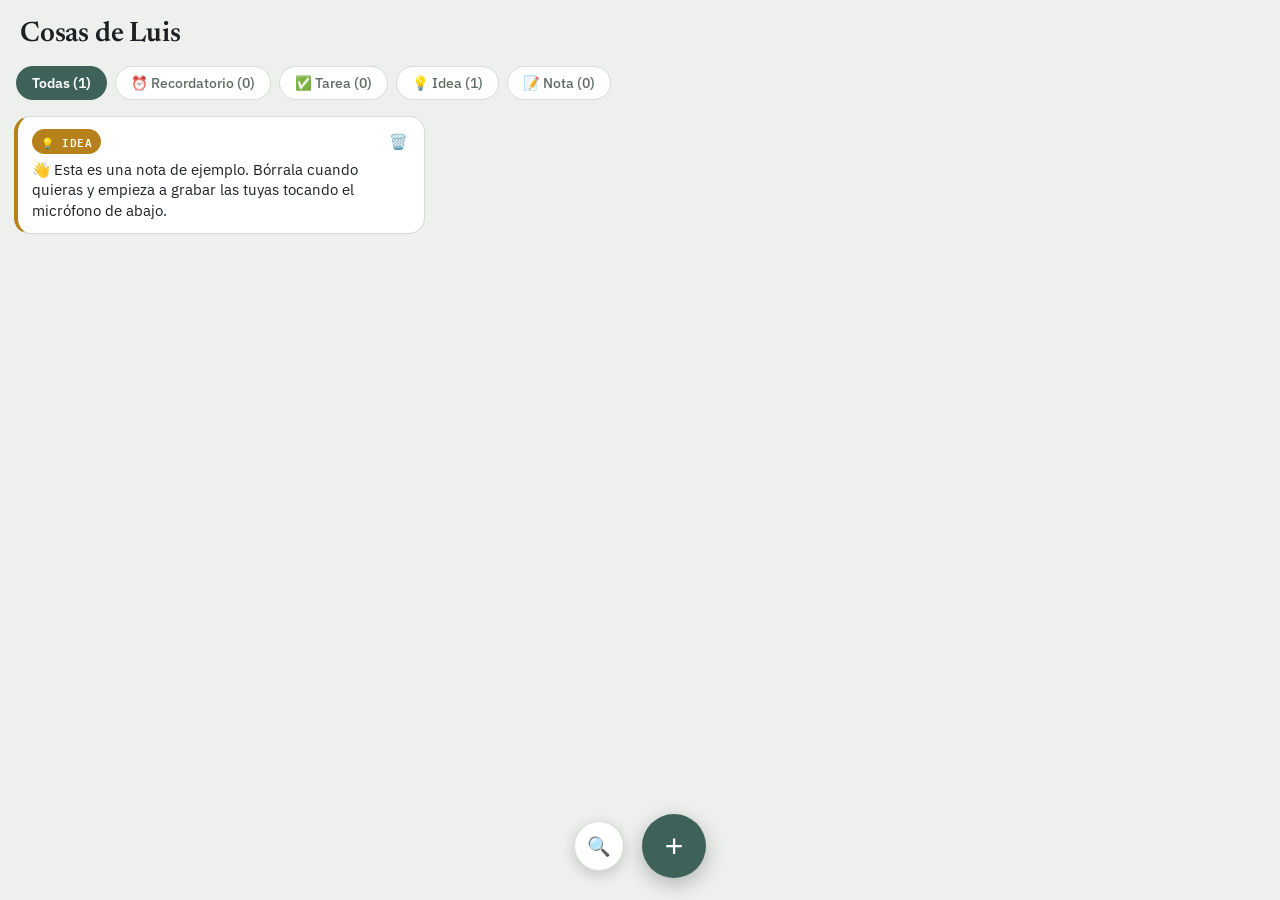
<file: index.html>
<!doctype html>
<html lang="es">
<head>
<meta charset="utf-8">
<meta name="viewport" content="width=device-width, initial-scale=1, viewport-fit=cover, user-scalable=no">
<title>Cosas de Luis</title>
<meta name="apple-mobile-web-app-capable" content="yes">
<meta name="apple-mobile-web-app-status-bar-style" content="black-translucent">
<meta name="apple-mobile-web-app-title" content="Cosas de Luis">
<meta name="theme-color" content="#15181c">
<link rel="apple-touch-icon" href="icons/icon-180.png">
<link rel="manifest" href="manifest.json">
<link rel="icon" href="icons/icon-192.png">
<link rel="preconnect" href="https://fonts.googleapis.com">
<link rel="preconnect" href="https://fonts.gstatic.com" crossorigin>
<link href="https://fonts.googleapis.com/css2?family=Newsreader:ital,opsz,wght@0,6..72,400;0,6..72,600;1,6..72,500&family=IBM+Plex+Sans:wght@400;500;600;700&family=IBM+Plex+Mono:wght@400;500&display=swap" rel="stylesheet">
<style>
  :root{
    --bg: #EEF0ED;
    --surface: #FFFFFF;
    --surface-2: #E4E7E2;
    --text: #1B2024;
    --text-dim: #5E6B64;
    --border: #D7DBD4;
    --accent: #3E6259;
    --accent-ink: #FFFFFF;
    --danger: #C9493A;

    --cat-recordatorio: #D85C4A;
    --cat-tarea: #3D6FB4;
    --cat-idea: #B6811A;
    --cat-nota: #4C8065;
    --cat-ink: #FFFFFF;

    --radius: 16px;
    --font-display: "Newsreader", Georgia, "Times New Roman", serif;
    --font-body: "IBM Plex Sans", -apple-system, BlinkMacSystemFont, sans-serif;
    --font-mono: "IBM Plex Mono", ui-monospace, SFMono-Regular, Menlo, monospace;
  }
  @media (prefers-color-scheme: dark){
    :root:not([data-theme="light"]){
      --bg: #15181C;
      --surface: #1E2227;
      --surface-2: #262B31;
      --text: #ECEAE2;
      --text-dim: #9AA3A0;
      --border: #333942;
      --accent: #5FA596;
      --accent-ink: #0F1512;

      --cat-recordatorio: #E8776A;
      --cat-tarea: #6FA0E0;
      --cat-idea: #E0A83E;
      --cat-nota: #74A98A;
      --cat-ink: #15181C;
    }
  }
  :root[data-theme="dark"]{
    --bg: #15181C;
    --surface: #1E2227;
    --surface-2: #262B31;
    --text: #ECEAE2;
    --text-dim: #9AA3A0;
    --border: #333942;
    --accent: #5FA596;
    --accent-ink: #0F1512;

    --cat-recordatorio: #E8776A;
    --cat-tarea: #6FA0E0;
    --cat-idea: #E0A83E;
    --cat-nota: #74A98A;
    --cat-ink: #15181C;
  }

  *{box-sizing:border-box; -webkit-tap-highlight-color: transparent;}
  html,body{margin:0; padding:0; background:var(--bg); color:var(--text); font-family:var(--font-body); height:100%; overflow-x:hidden;}
  body{
    padding-top: env(safe-area-inset-top);
    padding-bottom: env(safe-area-inset-bottom);
    display:flex; flex-direction:column; height:100vh;
  }
  h1,h2{ font-family:var(--font-display); text-wrap:balance; }

  header{ padding: 20px 20px 8px; flex-shrink:0; }
  header h1{ margin:0; font-size:28px; font-weight:600; letter-spacing:-0.2px; }

  .search-wrap{ position:relative; margin:6px 16px 0; display:flex; align-items:center; flex-shrink:0; }
  .search-wrap[hidden]{ display:none; }
  .search-wrap .search-icon{ position:absolute; left:14px; font-size:14px; color:var(--text-dim); pointer-events:none; }
  .search-wrap input[type="search"]{
    width:100%; padding:11px 38px 11px 36px; border-radius:999px; border:1.5px solid var(--border);
    background:var(--surface); color:var(--text); font-size:14.5px; font-family:var(--font-body);
    -webkit-appearance:none; appearance:none;
  }
  .search-wrap input[type="search"]::-webkit-search-cancel-button{ display:none; }
  .search-wrap input[type="search"]:focus{ outline:2px solid var(--accent); outline-offset:1px; }
  .search-clear{
    position:absolute; right:8px; background:none; border:none; color:var(--text-dim); font-size:13px; padding:6px; cursor:pointer;
  }

  .filters{
    display:flex; gap:8px; padding:10px 16px 6px; overflow-x:auto; flex-shrink:0;
    -webkit-overflow-scrolling:touch; scrollbar-width:none;
  }
  .filters::-webkit-scrollbar{display:none;}
  .chip{
    flex-shrink:0; padding:7px 15px; border-radius:999px; background:var(--surface);
    color:var(--text-dim); font-size:13.5px; font-weight:500; border:1.5px solid var(--border);
    white-space:nowrap; cursor:pointer; user-select:none; transition:transform .15s, background .15s, color .15s;
    font-variant-numeric: tabular-nums;
  }
  .chip.active{ color:var(--cat-ink); border-color:transparent; font-weight:600; }
  .chip:active{ transform:scale(0.95); }

  main{ flex:1; overflow-y:auto; padding: 10px 14px 150px; -webkit-overflow-scrolling:touch; }
  .empty{
    display:flex; flex-direction:column; align-items:center; justify-content:center;
    height:55%; color:var(--text-dim); text-align:center; gap:10px; padding:0 30px;
  }
  .empty .big{font-size:40px;}
  .empty p{ max-width:28ch; line-height:1.4; }

  .grid{ display:flex; flex-direction:column; gap:10px; }
  @media (min-width: 700px){ .grid{ display:grid; grid-template-columns: repeat(3,1fr); } }

  .card{
    background:var(--surface); border:1px solid var(--border); border-radius:var(--radius); padding:12px 14px;
    position:relative; border-left: 4px solid var(--card-color, var(--accent));
    display:flex; flex-direction:column; gap:6px; cursor:pointer;
    animation: pop .2s ease;
  }
  .card:active{ transform:scale(0.99); }
  @media (prefers-reduced-motion: reduce){ .card{ animation:none; } }
  @keyframes pop{ from{ opacity:0; transform:scale(.96); } to{ opacity:1; transform:scale(1); } }

  .card .row-top{ display:flex; align-items:center; justify-content:space-between; gap:8px; }
  .card .row-left{ display:flex; align-items:center; gap:6px; flex-wrap:wrap; min-width:0; }
  .card .badge{
    font-size:10.5px; font-weight:600; padding:3px 9px; flex-shrink:0;
    border-radius:999px; background:var(--card-color, var(--accent)); color:var(--cat-ink);
    text-transform:uppercase; letter-spacing:.5px; font-family:var(--font-mono);
  }
  .card .when{
    font-size:11px; font-weight:600; padding:3px 8px; border-radius:999px; flex-shrink:0;
    background:var(--surface-2); color:var(--text); font-family:var(--font-mono);
    font-variant-numeric: tabular-nums; display:inline-flex; align-items:center; gap:3px;
  }
  .card .when.overdue{ background:var(--danger); color:#fff; }
  .card .text{ font-size:14.5px; line-height:1.4; white-space:pre-wrap; word-break:break-word; }
  .card .card-img{ width:100%; max-height:160px; object-fit:cover; border-radius:10px; display:block; }
  .card .card-doc{ background:var(--surface-2); border:1px solid var(--border); border-radius:10px; padding:8px 10px; font-size:12.5px; font-family:var(--font-mono); }
  .card .card-link{ background:var(--surface-2); border:1px solid var(--border); border-radius:10px; padding:8px 10px; font-size:12.5px; font-family:var(--font-mono); color:var(--accent); display:block; text-decoration:none; word-break:break-all; }
  .card .meta{ font-size:11px; color:var(--text-dim); font-family:var(--font-mono); font-variant-numeric: tabular-nums; }
  .card .actions{ display:flex; gap:12px; flex-shrink:0; }
  .card .icon-btn{ background:none; border:none; color:var(--text-dim); font-size:15px; padding:2px; cursor:pointer; }
  .card .icon-btn:active{ color:var(--text); }

  .fab-wrap{
    position:fixed; bottom:0; left:0; right:0; display:flex; justify-content:center;
    padding-bottom: calc(22px + env(safe-area-inset-bottom)); pointer-events:none;
  }
  .fab-row{ display:flex; align-items:center; gap:18px; pointer-events:auto; }
  .fab-add{
    width:64px; height:64px; border-radius:50%; background:var(--accent); color:var(--accent-ink);
    border:none; font-size:32px; line-height:1; display:flex; align-items:center; justify-content:center;
    box-shadow: 0 6px 20px rgba(0,0,0,.25); transition: transform .15s;
  }
  .fab-add:active{ transform:scale(0.92); }
  .fab-search{
    width:50px; height:50px; border-radius:50%; background:var(--surface); color:var(--text);
    border:1.5px solid var(--border); font-size:19px; display:flex; align-items:center; justify-content:center;
    box-shadow: 0 4px 14px rgba(0,0,0,.18); transition: transform .15s, background .15s, color .15s;
  }
  .fab-search:active{ transform:scale(0.92); }
  .fab-search.active{ background:var(--accent); color:var(--accent-ink); border-color:transparent; }

  .chooser-grid{ display:grid; grid-template-columns: repeat(2, 1fr); gap:10px; margin:16px 0 4px; }
  .chooser-item{
    display:flex; flex-direction:column; align-items:center; justify-content:center; gap:8px; width:100%; text-align:center;
    background:var(--surface-2); border:1px solid var(--border); border-top:4px solid var(--card-color, var(--accent));
    border-radius:14px; padding:20px 10px; font-size:14.5px; font-weight:600; color:var(--text);
    font-family:var(--font-body); cursor:pointer;
  }
  .chooser-item:active{ transform:scale(0.97); }
  .chooser-emoji{ font-size:26px; }

  .sheet-header-row{ display:flex; align-items:center; justify-content:space-between; gap:10px; margin-bottom:4px; }
  .sheet-header-row h2{ margin:0; font-size:20px; font-weight:600; }
  .sheet-header-actions{ display:flex; align-items:center; gap:8px; flex-shrink:0; }
  .mic-inline, .attach-inline{
    width:44px; height:44px; border-radius:50%;
    border:none; font-size:18px; display:flex; align-items:center; justify-content:center; flex-shrink:0;
    transition: transform .15s, background .2s;
  }
  .mic-inline{ background:var(--accent); color:var(--accent-ink); }
  .attach-inline{ background:var(--surface-2); color:var(--text); border:1.5px solid var(--border); }
  .mic-inline.listening{ background:var(--danger); color:#fff; }
  .mic-inline:active, .attach-inline:active{ transform:scale(0.92); }

  .attachment-preview{ position:relative; margin-top:10px; }
  .attachment-preview img{ max-width:100%; max-height:180px; border-radius:12px; display:block; border:1px solid var(--border); object-fit:cover; }
  .attach-doc, .attach-link{
    background:var(--surface-2); border:1px solid var(--border); border-radius:12px; padding:10px 40px 10px 12px;
    font-size:13.5px; font-family:var(--font-mono); word-break:break-all;
  }
  .attach-link{ color:var(--accent); }
  .attach-remove{
    position:absolute; top:8px; right:8px; width:26px; height:26px; border-radius:50%;
    background:rgba(0,0,0,.55); color:#fff; border:none; font-size:12px; cursor:pointer;
    display:flex; align-items:center; justify-content:center;
  }

  .wave{ display:flex; align-items:center; gap:3px; height:20px; }
  .wave span{ width:3px; border-radius:2px; background:currentColor; height:5px; display:block; }
  .mic-inline.listening .wave span{ animation: wavebar 0.9s ease-in-out infinite; }
  .mic-inline.listening .wave span:nth-child(1){ animation-delay:0s; }
  .mic-inline.listening .wave span:nth-child(2){ animation-delay:.12s; }
  .mic-inline.listening .wave span:nth-child(3){ animation-delay:.24s; }
  .mic-inline.listening .wave span:nth-child(4){ animation-delay:.36s; }
  .mic-inline.listening .wave span:nth-child(5){ animation-delay:.48s; }
  @keyframes wavebar{ 0%,100%{ height:5px; } 50%{ height:18px; } }
  @media (prefers-reduced-motion: reduce){ .mic-inline.listening .wave span{ animation:none; height:14px; } }

  .sheet-backdrop{
    position:fixed; inset:0; background:rgba(0,0,0,.45); display:flex; align-items:flex-end;
    opacity:0; pointer-events:none; transition:opacity .2s; z-index:50;
  }
  .sheet-backdrop.open{ opacity:1; pointer-events:auto; }
  .sheet{
    background:var(--surface); width:100%; border-radius:24px 24px 0 0; padding:22px 20px calc(20px + env(safe-area-inset-bottom));
    transform:translateY(100%); transition:transform .25s ease; max-height:85vh; overflow-y:auto;
    border-top:1px solid var(--border);
  }
  .sheet-backdrop.open .sheet{ transform:translateY(0); }
  .sheet h2{ margin:0 0 4px; font-size:20px; font-weight:600; }
  .sheet .status{ color:var(--text-dim); font-size:13px; margin-bottom:14px; font-family:var(--font-mono); }
  .sheet textarea{
    width:100%; min-height:220px; background:var(--surface-2); color:var(--text); border:1px solid var(--border);
    border-radius:14px; padding:14px; font-size:15px; resize:vertical; font-family:var(--font-body);
  }
  .sheet textarea:focus{ outline:2px solid var(--accent); outline-offset:1px; }

  .reminder-fields{ margin-top:4px; padding-top:10px; border-top:1px dashed var(--border); }
  .field-label{ display:block; font-size:12px; font-weight:600; color:var(--text-dim); text-transform:uppercase; letter-spacing:.4px; margin-bottom:6px; }
  .reminder-fields input[type="datetime-local"]{
    width:100%; background:var(--surface-2); color:var(--text); border:1px solid var(--border);
    border-radius:12px; padding:11px 12px; font-size:15px; font-family:var(--font-mono);
  }
  .alarm-row{ display:flex; align-items:flex-start; gap:10px; margin-top:12px; cursor:pointer; }
  .alarm-row input[type="checkbox"]{ width:19px; height:19px; margin-top:2px; accent-color:var(--accent); flex-shrink:0; }
  .alarm-row .alarm-text{ font-size:14px; font-weight:500; }
  .alarm-caveat{ font-size:12px; color:var(--text-dim); margin:4px 0 0 29px; line-height:1.4; }

  .sheet-actions{ display:flex; gap:10px; margin-top:16px; }
  .btn{ flex:1; padding:14px; border-radius:14px; border:none; font-size:15px; font-weight:600; cursor:pointer; font-family:var(--font-body); }
  .btn:focus-visible{ outline:2px solid var(--accent); outline-offset:2px; }
  .btn.primary{ background:var(--accent); color:var(--accent-ink); }
  .btn.ghost{ background:var(--surface-2); color:var(--text); }
</style>
</head>
<body>

<header>
  <h1>Cosas de Luis</h1>
</header>

<div class="search-wrap" id="searchWrap" hidden>
  <span class="search-icon">🔍</span>
  <input type="search" id="searchInput" placeholder="Buscar en tus notas…" autocomplete="off" autocorrect="off" spellcheck="false">
  <button class="search-clear" id="searchClear" hidden aria-label="Borrar búsqueda">✕</button>
</div>

<div class="filters" id="filters"></div>

<main id="main">
  <div class="grid" id="grid"></div>
</main>

<div class="fab-wrap">
  <div class="fab-row">
    <button class="fab-search" id="btnSearch" title="Buscar" aria-label="Buscar">🔍</button>
    <button class="fab-add" id="btnAdd" title="Añadir" aria-label="Añadir">+</button>
  </div>
</div>

<div class="sheet-backdrop" id="chooserBackdrop">
  <div class="sheet">
    <h2>¿Qué quieres añadir?</h2>
    <div class="chooser-grid" id="chooserGrid"></div>
    <div class="sheet-actions">
      <button class="btn ghost" id="btnChooserCancel">Cancelar</button>
    </div>
  </div>
</div>

<div class="sheet-backdrop" id="backdrop">
  <div class="sheet">
    <div class="sheet-header-row">
      <h2 id="sheetTitle">Nueva nota</h2>
      <div class="sheet-header-actions">
        <button class="attach-inline" id="btnEdit" title="Modificar texto" aria-label="Modificar texto" hidden>✏️</button>
        <button class="attach-inline" id="btnAttach" title="Adjuntar" aria-label="Adjuntar">📎</button>
        <button class="mic-inline" id="btnMicInline" title="Dictar" aria-label="Dictar">
          <span id="micGlyph">🎤</span>
          <span class="wave" id="micWave" hidden><span></span><span></span><span></span><span></span><span></span></span>
        </button>
      </div>
    </div>
    <div class="status" id="status">Toca el micrófono y habla…</div>
    <textarea id="draftText" placeholder="Escribe o dicta aquí tu nota…"></textarea>
    <div class="attachment-preview" id="attachmentPreview" hidden></div>

    <div class="reminder-fields" id="reminderFields" hidden>
      <span class="field-label">¿Cuándo?</span>
      <input type="datetime-local" id="draftTime">
      <label class="alarm-row" for="draftAlarm">
        <input type="checkbox" id="draftAlarm">
        <span>
          <span class="alarm-text">🔔 Avisarme con una notificación</span>
          <div class="alarm-caveat">Funciona mientras tengas la app abierta o reciente en el multitarea. iOS no garantiza avisos si la cierras del todo — si la pasas, la verás marcada como vencida al volver a abrir.</div>
        </span>
      </label>
    </div>

    <div class="sheet-actions">
      <button class="btn ghost" id="btnCancel">Cancelar</button>
      <button class="btn primary" id="btnSave">Guardar</button>
    </div>
  </div>
</div>

<div class="sheet-backdrop" id="attachBackdrop" style="z-index:60;">
  <div class="sheet">
    <h2>Adjuntar</h2>
    <div class="chooser-grid">
      <button type="button" class="chooser-item" id="tileCamera" style="--card-color:var(--accent)"><span class="chooser-emoji">📷</span><span>Foto</span></button>
      <button type="button" class="chooser-item" id="tileImage" style="--card-color:var(--accent)"><span class="chooser-emoji">🖼️</span><span>Imagen</span></button>
      <button type="button" class="chooser-item" id="tileDoc" style="--card-color:var(--accent)"><span class="chooser-emoji">📄</span><span>Documento</span></button>
      <button type="button" class="chooser-item" id="tileLink" style="--card-color:var(--accent)"><span class="chooser-emoji">🔗</span><span>Enlace</span></button>
    </div>
    <div class="sheet-actions">
      <button class="btn ghost" id="btnAttachCancel">Cancelar</button>
    </div>
  </div>
</div>
<input type="file" id="fileCamera" accept="image/*" capture="environment" hidden>
<input type="file" id="fileImage" accept="image/*" hidden>
<input type="file" id="fileDoc" accept=".pdf,.doc,.docx,.txt,.rtf,.csv,.xlsx,.xls,.ppt,.pptx,application/pdf" hidden>

<script>
const CATEGORIES = {
  recordatorio: { label: "Recordatorio", varName: "--cat-recordatorio", emoji: "⏰", newTitle: "Nuevo recordatorio", editTitle: "Editar recordatorio" },
  tarea:        { label: "Tarea",        varName: "--cat-tarea",        emoji: "✅", newTitle: "Nueva tarea",        editTitle: "Editar tarea" },
  idea:         { label: "Idea",         varName: "--cat-idea",         emoji: "💡", newTitle: "Nueva idea",         editTitle: "Editar idea" },
  nota:         { label: "Nota",         varName: "--cat-nota",         emoji: "📝", newTitle: "Nueva nota",         editTitle: "Editar nota" },
};
const CAT_ORDER = ["recordatorio","tarea","idea","nota"];

const MONTH_NAMES = { enero:0, febrero:1, marzo:2, abril:3, mayo:4, junio:5, julio:6, agosto:7, septiembre:8, setiembre:8, octubre:9, noviembre:10, diciembre:11 };
const WEEKDAY_NAMES = { "domingo":0, "lunes":1, "martes":2, "miércoles":3, "miercoles":3, "jueves":4, "viernes":5, "sábado":6, "sabado":6 };

function stripMatch(text, match){
  if (!match) return text;
  return (text.slice(0, match.index) + text.slice(match.index + match[0].length))
    .replace(/\s{2,}/g, ' ')
    .replace(/\s+([,.;:])/g, '$1')
    .trim();
}

// Analiza el texto dictado: si contiene una fecha y/o una hora, las extrae
// (incluida la frase que las nombra, p.ej. "día 20 de octubre a las 12 30")
// y devuelve tanto la fecha resultante como el texto sin esa frase.
function extractDateTime(text){
  const now = new Date();
  const d = new Date(now);
  let hasDate = false;
  let working = text;

  const monthNamesRx = Object.keys(MONTH_NAMES).join('|');
  const dateRx = new RegExp('(el\\s+d[ií]a\\s+|el\\s+|d[ií]a\\s+)?(\\d{1,2})\\s+de\\s+(' + monthNamesRx + ')(\\s+de\\s+(\\d{4}))?', 'i');
  const weekdayNamesRx = Object.keys(WEEKDAY_NAMES).join('|');
  const weekdayRx = new RegExp('(el\\s+)?(' + weekdayNamesRx + ')', 'i');

  const dateMatch = working.match(dateRx);
  if (dateMatch){
    const day = parseInt(dateMatch[2], 10);
    const month = MONTH_NAMES[dateMatch[3].toLowerCase()];
    let year = dateMatch[5] ? parseInt(dateMatch[5], 10) : now.getFullYear();
    if (!dateMatch[5]){
      const candidate = new Date(year, month, day);
      const today = new Date(now.getFullYear(), now.getMonth(), now.getDate());
      if (candidate < today) year += 1;
    }
    d.setFullYear(year, month, day);
    hasDate = true;
    working = stripMatch(working, dateMatch);
  } else {
    const tomorrowMatch = working.match(/mañana/i);
    if (tomorrowMatch){
      d.setDate(d.getDate() + 1);
      hasDate = true;
      working = stripMatch(working, tomorrowMatch);
    } else {
      const weekdayMatch = working.match(weekdayRx);
      if (weekdayMatch){
        const target = WEEKDAY_NAMES[weekdayMatch[2].toLowerCase()];
        let diff = (target - d.getDay() + 7) % 7;
        if (diff === 0) diff = 7;
        d.setDate(d.getDate() + diff);
        hasDate = true;
        working = stripMatch(working, weekdayMatch);
      }
    }
  }

  // Hora dicha por voz: "a las 18:00", "a las 12 30", "a las 9 y media", "a las 6 de la tarde"
  const hourRx = /a\s+las\s+(\d{1,2})(?:[:.,]?\s?(\d{2}))?(\s+y\s+media)?(\s+de\s+la\s+(tarde|noche))?/i;
  const hourMatch = working.match(hourRx);
  let hasTime = false;
  if (hourMatch){
    let hour = parseInt(hourMatch[1], 10);
    let minute = hourMatch[2] ? parseInt(hourMatch[2], 10) : (hourMatch[3] ? 30 : 0);
    if (hour < 12 && hourMatch[5]) hour += 12;
    d.setHours(hour, minute, 0, 0);
    hasTime = true;
    working = stripMatch(working, hourMatch);
  } else if (hasDate){
    d.setHours(9, 0, 0, 0);
  }

  if (!hasDate && !hasTime) return { date: null, cleanedText: text };
  return { date: d, cleanedText: working };
}

function toLocalInputValue(d){
  const pad = n => String(n).padStart(2,'0');
  return `${d.getFullYear()}-${pad(d.getMonth()+1)}-${pad(d.getDate())}T${pad(d.getHours())}:${pad(d.getMinutes())}`;
}

const STORAGE_KEY = "notas-habladas-v2";
let notes = JSON.parse(localStorage.getItem(STORAGE_KEY) || "null");
if (notes === null){
  notes = [{
    id: "onboarding-1",
    text: "👋 Esta es una nota de ejemplo. Bórrala cuando quieras y empieza a grabar las tuyas tocando el micrófono de abajo.",
    category: "idea",
    ts: Date.now()
  }];
}
let activeFilter = "todas";
let searchQuery = "";
let draftCategory = "nota";
let draftAttachment = null;
let editingId = null;
let draftTimeTouched = false;

const DIACRITICS_RX = new RegExp('[' + String.fromCharCode(0x0300) + '-' + String.fromCharCode(0x036f) + ']', 'g');
const normalize = s => s.toLowerCase().normalize('NFD').replace(DIACRITICS_RX, '');
const escapeHtml = s => String(s).replace(/[&<>"']/g, c => ({'&':'&amp;','<':'&lt;','>':'&gt;','"':'&quot;',"'":'&#39;'}[c]));

function save(){ localStorage.setItem(STORAGE_KEY, JSON.stringify(notes)); }

function fmtWhen(ts){
  const d = new Date(ts);
  const now = new Date();
  const time = d.toLocaleTimeString('es-ES', { hour:'2-digit', minute:'2-digit' });
  const sameDay = d.toDateString() === now.toDateString();
  const tomorrow = new Date(now); tomorrow.setDate(now.getDate()+1);
  if (sameDay) return time;
  if (d.toDateString() === tomorrow.toDateString()) return "mañana " + time;
  return d.toLocaleDateString('es-ES', { day:'2-digit', month:'short' }) + " " + time;
}

function renderFilters(){
  const el = document.getElementById('filters');
  el.innerHTML = "";
  const all = document.createElement('div');
  all.className = 'chip' + (activeFilter === 'todas' ? ' active' : '');
  all.textContent = `Todas (${notes.length})`;
  if (activeFilter === 'todas'){ all.style.background = 'var(--accent)'; all.style.color = 'var(--accent-ink)'; }
  all.onclick = () => { activeFilter = 'todas'; renderAll(); };
  el.appendChild(all);

  CAT_ORDER.forEach(key => {
    const cat = CATEGORIES[key];
    const count = notes.filter(n => n.category === key).length;
    const chip = document.createElement('div');
    chip.className = 'chip' + (activeFilter === key ? ' active' : '');
    chip.textContent = `${cat.emoji} ${cat.label} (${count})`;
    if (activeFilter === key) chip.style.background = `var(${cat.varName})`;
    chip.onclick = () => { activeFilter = key; renderAll(); };
    el.appendChild(chip);
  });
}

function renderCardAttachment(a){
  if (!a) return '';
  if (a.type === 'image') return `<img class="card-img" src="${a.dataUrl}" alt="">`;
  if (a.type === 'document') return `<div class="card-doc">📄 ${escapeHtml(a.name)}</div>`;
  if (a.type === 'link') return `<a class="card-link" href="${escapeHtml(a.url)}" target="_blank" rel="noopener">🔗 ${escapeHtml(a.url)}</a>`;
  return '';
}

function renderGrid(){
  const grid = document.getElementById('grid');
  const main = document.getElementById('main');
  let list = activeFilter === 'todas' ? notes : notes.filter(n => n.category === activeFilter);
  if (searchQuery){
    list = list.filter(n =>
      normalize(n.text).includes(searchQuery) ||
      normalize(CATEGORIES[n.category].label).includes(searchQuery)
    );
  }
  list = list.slice().sort((a,b) => b.ts - a.ts);

  if (list.length === 0){
    grid.style.display = 'none';
    let empty = main.querySelector('.empty');
    if (!empty){
      empty = document.createElement('div');
      empty.className = 'empty';
      main.appendChild(empty);
    }
    if (searchQuery){
      empty.innerHTML = `<div class="big">🔍</div><p>Ninguna nota coincide con "${searchInput.value.trim()}".</p>`;
    } else if (activeFilter !== 'todas'){
      empty.innerHTML = `<div class="big">${CATEGORIES[activeFilter].emoji}</div><p>Todavía no hay notas en ${CATEGORIES[activeFilter].label.toLowerCase()}.</p>`;
    } else {
      empty.innerHTML = `<div class="big">🗒️</div><p>Todavía no hay notas aquí. Toca el micrófono y di algo.</p>`;
    }
    return;
  }
  const empty = main.querySelector('.empty');
  if (empty) empty.remove();
  grid.style.display = '';

  grid.innerHTML = "";
  list.forEach(n => {
    const cat = CATEGORIES[n.category];
    const isOverdue = n.category === 'recordatorio' && n.remindAt && n.remindAt < Date.now();
    const whenPill = (n.category === 'recordatorio' && n.remindAt)
      ? `<span class="when${isOverdue ? ' overdue' : ''}">⏰ ${fmtWhen(n.remindAt)}${n.alarmEnabled ? ' 🔔' : ''}</span>`
      : '';
    const card = document.createElement('div');
    card.className = 'card';
    card.style.setProperty('--card-color', `var(${cat.varName})`);
    card.innerHTML = `
      <div class="row-top">
        <div class="row-left">
          <span class="badge">${cat.emoji} ${cat.label}</span>
          ${whenPill}
        </div>
        <span class="actions">
          <button class="icon-btn" data-act="del" aria-label="Eliminar">🗑️</button>
        </span>
      </div>
      ${renderCardAttachment(n.attachment)}
      ${n.text ? `<div class="text"></div>` : ''}
    `;
    const textEl = card.querySelector('.text');
    if (textEl) textEl.textContent = n.text;
    const linkEl = card.querySelector('.card-link');
    if (linkEl) linkEl.addEventListener('click', (e) => e.stopPropagation());
    card.querySelector('[data-act="del"]').onclick = (e) => {
      e.stopPropagation();
      notes = notes.filter(x => x.id !== n.id);
      save(); renderAll();
    };
    card.onclick = () => openSheet(n);
    grid.appendChild(card);
  });
}

// ---- Alarmas / notificaciones ----
let alarmTimeouts = {};
function clearAlarmTimeouts(){
  Object.values(alarmTimeouts).forEach(id => clearTimeout(id));
  alarmTimeouts = {};
}
function scheduleAlarms(){
  clearAlarmTimeouts();
  if (!('Notification' in window) || Notification.permission !== 'granted') return;
  const now = Date.now();
  notes.forEach(n => {
    if (n.category === 'recordatorio' && n.alarmEnabled && n.remindAt && !n.notified){
      const delay = n.remindAt - now;
      if (delay > 0 && delay < 7*24*60*60*1000){
        alarmTimeouts[n.id] = setTimeout(() => {
          try { new Notification('⏰ Recordatorio', { body: n.text, tag: n.id }); } catch(e){}
          n.notified = true; save(); renderAll();
        }, delay);
      }
    }
  });
}

function renderAll(){ renderFilters(); renderGrid(); scheduleAlarms(); }

// ---- Búsqueda ----
const searchWrap = document.getElementById('searchWrap');
const searchInput = document.getElementById('searchInput');
const searchClear = document.getElementById('searchClear');
const btnSearch = document.getElementById('btnSearch');

function clearSearch(){
  searchInput.value = "";
  searchQuery = "";
  searchClear.hidden = true;
  renderGrid();
}

btnSearch.onclick = () => {
  const willShow = searchWrap.hidden;
  if (willShow){
    searchWrap.hidden = false;
    btnSearch.classList.add('active');
    searchInput.focus();
  } else {
    searchWrap.hidden = true;
    btnSearch.classList.remove('active');
    clearSearch();
  }
};

searchInput.addEventListener('input', () => {
  searchQuery = normalize(searchInput.value.trim());
  searchClear.hidden = searchInput.value.length === 0;
  renderGrid();
});
searchClear.onclick = () => {
  clearSearch();
  searchInput.focus();
};

// ---- Sheet (crear/editar) ----
const backdrop = document.getElementById('backdrop');
const draftText = document.getElementById('draftText');
const statusEl = document.getElementById('status');
const reminderFields = document.getElementById('reminderFields');
const draftTimeInput = document.getElementById('draftTime');
const draftAlarmInput = document.getElementById('draftAlarm');

function syncReminderFieldsVisibility(){
  reminderFields.hidden = draftCategory !== 'recordatorio';
}

function updateSheetTitle(){
  const cat = CATEGORIES[draftCategory];
  document.getElementById('sheetTitle').textContent = cat.emoji + ' ' + (editingId ? cat.editTitle : cat.newTitle);
}

function maybeGuessTime(){
  if (draftCategory === 'recordatorio' && !draftTimeTouched){
    const guess = extractDateTime(draftText.value).date;
    if (guess) draftTimeInput.value = toLocalInputValue(guess);
  }
}

function renderAttachmentPreview(){
  const box = document.getElementById('attachmentPreview');
  if (!draftAttachment){ box.hidden = true; box.innerHTML = ''; return; }
  box.hidden = false;
  let inner = '';
  if (draftAttachment.type === 'image'){
    inner = `<img src="${draftAttachment.dataUrl}" alt="">`;
  } else if (draftAttachment.type === 'document'){
    inner = `<div class="attach-doc">📄 ${escapeHtml(draftAttachment.name)}</div>`;
  } else if (draftAttachment.type === 'link'){
    inner = `<div class="attach-link">🔗 ${escapeHtml(draftAttachment.url)}</div>`;
  }
  box.innerHTML = inner + `<button type="button" class="attach-remove" id="attachRemove" aria-label="Quitar adjunto">✕</button>`;
  document.getElementById('attachRemove').onclick = () => { draftAttachment = null; renderAttachmentPreview(); };
}

function openSheet(existing, forcedCategory){
  editingId = existing ? existing.id : null;
  draftText.value = existing ? existing.text : "";
  draftCategory = existing ? existing.category : (forcedCategory || "nota");
  draftAttachment = existing ? (existing.attachment || null) : null;
  draftTimeTouched = !!existing;
  draftTimeInput.value = (existing && existing.remindAt) ? toLocalInputValue(new Date(existing.remindAt)) : "";
  draftAlarmInput.checked = existing ? !!existing.alarmEnabled : false;
  statusEl.textContent = existing ? "Puedes editar el texto o dictar para añadir más." : "Dicta o escribe el contenido.";
  updateSheetTitle();
  syncReminderFieldsVisibility();
  renderAttachmentPreview();
  maybeGuessTime();
  document.getElementById('btnEdit').hidden = !existing;
  backdrop.classList.add('open');
}
function closeSheet(){
  backdrop.classList.remove('open');
  if (recognizing) stopRecognition();
}

// ---- Selector de tipo (chooser) ----
const chooserBackdrop = document.getElementById('chooserBackdrop');
function renderChooser(){
  const grid = document.getElementById('chooserGrid');
  grid.innerHTML = "";
  CAT_ORDER.forEach(key => {
    const cat = CATEGORIES[key];
    const btn = document.createElement('button');
    btn.className = 'chooser-item';
    btn.style.setProperty('--card-color', `var(${cat.varName})`);
    btn.innerHTML = `<span class="chooser-emoji">${cat.emoji}</span><span>${cat.label}</span>`;
    btn.onclick = () => { closeChooser(); openSheet(null, key); };
    grid.appendChild(btn);
  });
  const attachTile = document.createElement('button');
  attachTile.className = 'chooser-item';
  attachTile.style.setProperty('--card-color', 'var(--accent)');
  attachTile.innerHTML = `<span class="chooser-emoji">📎</span><span>Adjuntar</span>`;
  attachTile.onclick = () => { closeChooser(); openSheet(null, 'nota'); openAttachChooser(); };
  grid.appendChild(attachTile);
}
function openChooser(){ renderChooser(); chooserBackdrop.classList.add('open'); }
function closeChooser(){ chooserBackdrop.classList.remove('open'); }

document.getElementById('btnAdd').onclick = openChooser;
document.getElementById('btnChooserCancel').onclick = closeChooser;
chooserBackdrop.addEventListener('click', (e) => { if (e.target === chooserBackdrop) closeChooser(); });

// ---- Adjuntar (imagen, foto, documento, enlace) ----
const attachBackdrop = document.getElementById('attachBackdrop');
function openAttachChooser(){ attachBackdrop.classList.add('open'); }
function closeAttachChooser(){ attachBackdrop.classList.remove('open'); }
document.getElementById('btnAttach').onclick = openAttachChooser;
document.getElementById('btnEdit').onclick = () => {
  draftText.focus();
  draftText.setSelectionRange(draftText.value.length, draftText.value.length);
};
document.getElementById('btnAttachCancel').onclick = closeAttachChooser;
attachBackdrop.addEventListener('click', (e) => { if (e.target === attachBackdrop) closeAttachChooser(); });

function handleFile(file, kind){
  if (!file) return;
  const MAX = 4 * 1024 * 1024;
  if (file.size > MAX){
    alert('El archivo es demasiado grande para guardarlo en el dispositivo (máx. 4 MB).');
    return;
  }
  const reader = new FileReader();
  reader.onload = () => {
    draftAttachment = { type: kind, name: file.name, mime: file.type, dataUrl: reader.result };
    closeAttachChooser();
    renderAttachmentPreview();
  };
  reader.readAsDataURL(file);
}
function addLinkAttachment(){
  closeAttachChooser();
  const url = prompt('Pega o escribe el enlace:');
  if (!url) return;
  let normalized = url.trim();
  if (!/^https?:\/\//i.test(normalized)) normalized = 'https://' + normalized;
  draftAttachment = { type: 'link', url: normalized };
  renderAttachmentPreview();
}

document.getElementById('tileCamera').onclick = () => document.getElementById('fileCamera').click();
document.getElementById('tileImage').onclick = () => document.getElementById('fileImage').click();
document.getElementById('tileDoc').onclick = () => document.getElementById('fileDoc').click();
document.getElementById('tileLink').onclick = addLinkAttachment;

document.getElementById('fileCamera').addEventListener('change', e => { handleFile(e.target.files[0], 'image'); e.target.value=''; });
document.getElementById('fileImage').addEventListener('change', e => { handleFile(e.target.files[0], 'image'); e.target.value=''; });
document.getElementById('fileDoc').addEventListener('change', e => { handleFile(e.target.files[0], 'document'); e.target.value=''; });

document.getElementById('btnCancel').onclick = closeSheet;
document.getElementById('btnSave').onclick = () => {
  let text = draftText.value.trim();
  if (!text && !draftAttachment) { closeSheet(); return; }
  if (draftCategory === 'recordatorio' && text){
    const cleaned = extractDateTime(text).cleanedText.trim();
    if (cleaned) text = cleaned;
  }
  const remindAt = (draftCategory === 'recordatorio' && draftTimeInput.value) ? new Date(draftTimeInput.value).getTime() : null;
  const alarmEnabled = draftCategory === 'recordatorio' && !!remindAt && draftAlarmInput.checked;
  if (editingId){
    const n = notes.find(x => x.id === editingId);
    n.text = text; n.category = draftCategory; n.remindAt = remindAt; n.alarmEnabled = alarmEnabled; n.notified = false; n.attachment = draftAttachment;
  } else {
    notes.push({ id: Date.now() + '-' + Math.random().toString(36).slice(2), text, category: draftCategory, ts: Date.now(), remindAt, alarmEnabled, notified: false, attachment: draftAttachment });
  }
  save();
  closeSheet();
  renderAll();
};
draftText.addEventListener('input', maybeGuessTime);
draftTimeInput.addEventListener('input', () => { draftTimeTouched = true; });
draftAlarmInput.addEventListener('change', async () => {
  if (draftAlarmInput.checked){
    if (!('Notification' in window)){
      alert('Tu navegador no soporta notificaciones.');
      draftAlarmInput.checked = false;
      return;
    }
    if (Notification.permission !== 'granted'){
      const perm = await Notification.requestPermission();
      if (perm !== 'granted') draftAlarmInput.checked = false;
    }
  }
});

// ---- Reconocimiento de voz ----
const SpeechRecognition = window.SpeechRecognition || window.webkitSpeechRecognition;
let recognition = null;
let recognizing = false;
const btnMic = document.getElementById('btnMicInline');
const micGlyph = document.getElementById('micGlyph');
const micWave = document.getElementById('micWave');

if (SpeechRecognition){
  recognition = new SpeechRecognition();
  recognition.lang = 'es-ES';
  recognition.continuous = false;
  recognition.interimResults = true;

  recognition.onresult = (e) => {
    let finalText = draftText.dataset.base || "";
    let interim = "";
    for (let i = e.resultIndex; i < e.results.length; i++){
      const chunk = e.results[i][0].transcript;
      if (e.results[i].isFinal) finalText += chunk;
      else interim += chunk;
    }
    draftText.dataset.base = finalText;
    draftText.value = (finalText + interim).trim();
    draftText.dispatchEvent(new Event('input'));
  };
  recognition.onend = () => {
    recognizing = false;
    btnMic.classList.remove('listening');
    micGlyph.hidden = false; micWave.hidden = true;
    statusEl.textContent = "Puedes editar el texto antes de guardar.";
  };
  recognition.onerror = (e) => {
    recognizing = false;
    btnMic.classList.remove('listening');
    micGlyph.hidden = false; micWave.hidden = true;
    if (e.error === 'not-allowed' || e.error === 'service-not-allowed'){
      statusEl.textContent = "⚠️ Permiso de micrófono denegado. Revisa Ajustes > Safari.";
    } else if (e.error === 'no-speech'){
      statusEl.textContent = "No se detectó voz. Inténtalo de nuevo.";
    } else {
      statusEl.textContent = "Error de reconocimiento: " + e.error;
    }
  };
} else {
  btnMic.title = "Dictado no soportado en este navegador, usa el teclado";
}

function startRecognition(){
  if (!recognition) { statusEl.textContent = "Tu navegador no soporta dictado. Escribe la nota."; return; }
  draftText.dataset.base = draftText.value ? draftText.value + " " : "";
  draftTimeTouched = false;
  recognizing = true;
  btnMic.classList.add('listening');
  micGlyph.hidden = true; micWave.hidden = false;
  statusEl.textContent = "🎙️ Escuchando…";
  try { recognition.start(); } catch(err){ /* already started */ }
}
function stopRecognition(){
  recognizing = false;
  btnMic.classList.remove('listening');
  micGlyph.hidden = false; micWave.hidden = true;
  try { recognition && recognition.stop(); } catch(err){}
}

btnMic.onclick = () => {
  if (recognizing) stopRecognition();
  else startRecognition();
};

// ---- Service worker ----
if ('serviceWorker' in navigator){
  window.addEventListener('load', () => {
    navigator.serviceWorker.register('service-worker.js').catch(()=>{});
  });
}

renderAll();
</script>
</body>
</html>
</file>
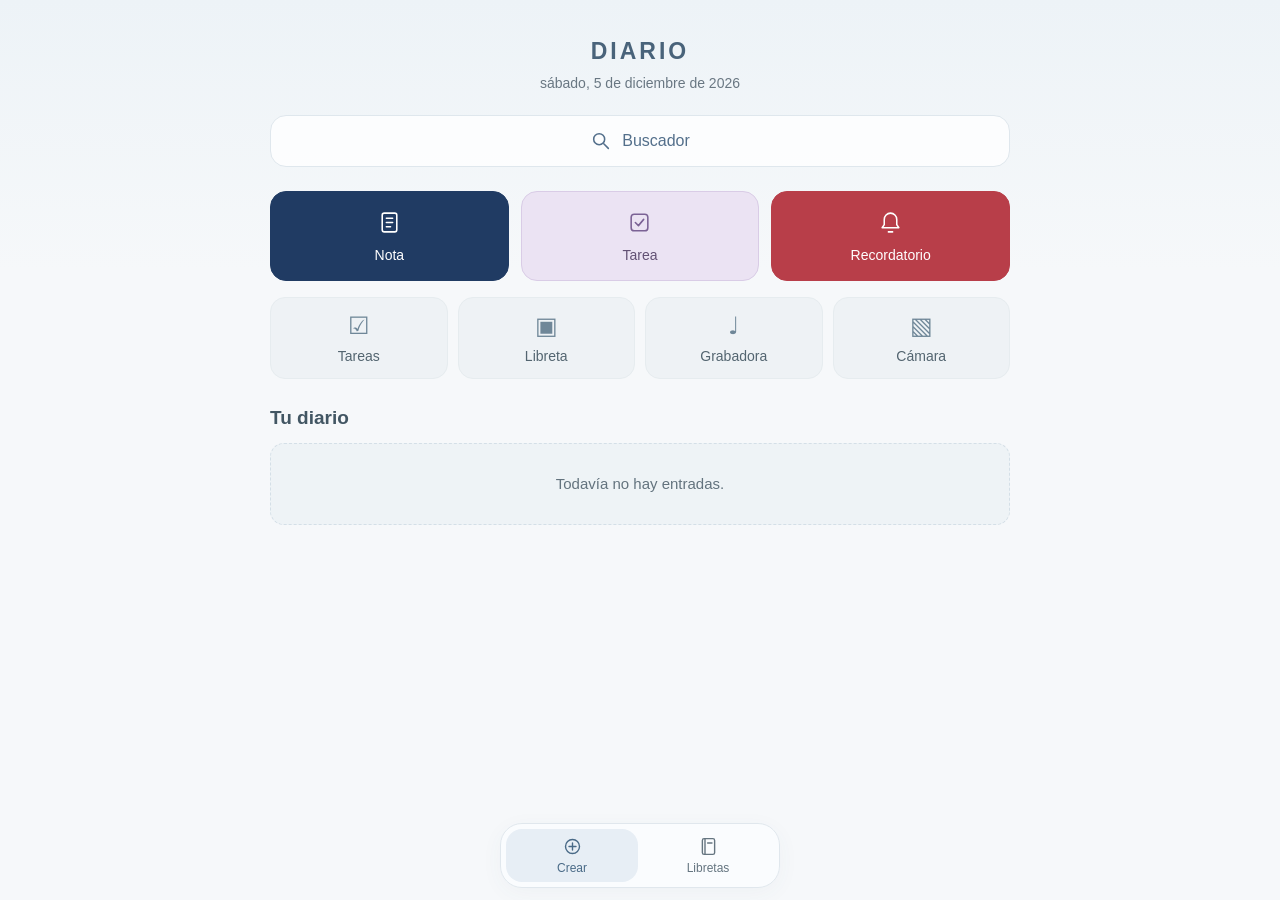
<file: mi-cuaderno/index.html>
<!doctype html>
<html lang="es"><head><meta charset="UTF-8"><meta name="viewport" content="width=device-width,initial-scale=1,viewport-fit=cover"><meta name="theme-color" content="#edf3f7"><meta name="apple-mobile-web-app-capable" content="yes"><meta name="apple-mobile-web-app-title" content="DIARIO"><meta name="description" content="Tus notas, tareas y libretas en un solo lugar."><title>DIARIO</title><link rel="manifest" href="manifest.webmanifest"><link rel="icon" href="icon.svg"><link rel="apple-touch-icon" href="icon-192.png"><link rel="stylesheet" href="style.css?v=18"></head>
<body><main><section class="welcome"><h1>DIARIO</h1><p id="date"></p></section><button class="search-launch" data-view="search"><svg viewBox="0 0 24 24" aria-hidden="true"><circle cx="10" cy="10" r="6"/><path d="m15 15 5 5"/></svg><span>Buscador</span></button><label class="search" id="search-field" hidden><input id="search" type="search" placeholder="Buscar notas, tareas y recordatorios" aria-label="Buscar notas, tareas y recordatorios"></label><section id="content"></section></main><nav aria-label="Navegación principal"><button data-view="home"><svg viewBox="0 0 24 24" aria-hidden="true"><circle cx="12" cy="12" r="8"/><path d="M12 8v8M8 12h8"/></svg><span>Crear</span></button><button data-view="books"><svg viewBox="0 0 24 24" aria-hidden="true"><rect x="5" y="3" width="14" height="18" rx="2"/><path d="M8 3v18M11 8h5"/></svg><span>Libretas</span></button></nav>
<dialog id="editor"><form id="note-form"><div class="voice-controls"><button type="button" id="dictate" aria-label="Dictar texto" title="Dictar texto" aria-pressed="false"><svg viewBox="0 0 24 24" aria-hidden="true"><rect x="9" y="3" width="6" height="12" rx="3"/><path d="M6 10v2a6 6 0 0 0 12 0v-2M12 18v3M9 21h6"/></svg></button><button type="button" id="keyboard" aria-label="Escribir con teclado" title="Escribir con teclado"><svg viewBox="0 0 24 24" aria-hidden="true"><rect x="2" y="5" width="20" height="14" rx="3"/><path d="M6 9h1m3 0h1m3 0h1m3 0h1M6 12h1m3 0h1m3 0h1m3 0h1M7 16h10"/></svg></button><button type="button" id="record" hidden aria-pressed="false">● Grabar audio</button></div><div class="dialog-head"><button type="button" id="cancel" class="editor-icon" aria-label="Cancelar" title="Cancelar"><span aria-hidden="true">×</span></button><strong id="editor-label">Nueva nota</strong><button class="save editor-icon" type="submit" aria-label="Guardar" title="Guardar"><span aria-hidden="true">✓</span></button></div><input id="title" aria-label="Título" maxlength="200" hidden><select id="book" aria-label="Libreta" hidden></select><textarea id="body" aria-label="Contenido"></textarea><p id="voice-status" role="status" aria-live="polite"></p><label class="reminder-label" id="reminder-fields" hidden>Recordatorio<input id="reminder" type="datetime-local" aria-label="Fecha y hora del recordatorio"></label><button type="button" id="detect-reminder" class="reminder-detect" hidden>Reconocer fecha y hora del texto</button><p id="reminder-status" role="status" class="caption"></p><details id="attachment-options"><summary>Adjuntos</summary><label class="attachment">Adjuntar foto o archivo<input id="attachment" type="file" accept="image/*,application/pdf,audio/*"></label></details><div id="attachments"></div><button type="button" id="delete" class="danger">Eliminar nota</button></form></dialog><input id="import" type="file" accept="application/json,.json" hidden><div id="toast" role="status"></div><script src="app.js?v=18"></script></body></html>
</file>
<file: mi-cuaderno/style.css>
:root{font-family:-apple-system,BlinkMacSystemFont,"Segoe UI",sans-serif;color:#171717;background:#fff;font-size:16px;--green:#00aa2b;--purple:#a153ec;--blue:#535fff}*{box-sizing:border-box}body{margin:0}button,input,textarea,select{font:inherit}button{cursor:pointer;border:0;background:none;color:inherit}main{max-width:780px;margin:auto;padding:calc(22px + env(safe-area-inset-top)) 20px 130px}header{display:flex;align-items:center;justify-content:space-between}.avatar,.round{width:44px;height:44px;border-radius:50%;background:#30628f;color:white;font-size:24px}.round{background:var(--blue)}.brand{font-size:12px;letter-spacing:2px;color:#767676;font-weight:600}.welcome{text-align:center;margin:28px 0}h1{font-size:30px;letter-spacing:-1px;margin:0 0 10px}.welcome p{color:#787878;margin:0;font-size:15px}.search{display:flex;align-items:center;gap:10px;padding:14px;border:1px solid #d6d6d6;border-radius:12px;margin-bottom:30px}.search span{font-size:28px;color:#777}.search input{width:100%;border:0;outline:0;background:transparent;min-width:0}.actions{display:grid;grid-template-columns:1fr 1fr;gap:14px}.action{border-radius:13px;height:135px;color:white;text-align:left;padding:18px;display:flex;flex-direction:column;justify-content:space-between;overflow:hidden}.action strong{font-size:18px}.action span{font-size:40px;align-self:flex-end;opacity:.7}.green{background:var(--green)}.purple{background:var(--purple)}.shortcuts{display:grid;grid-template-columns:repeat(4,1fr);gap:10px;margin-top:16px}.shortcuts button{background:#f3f3f3;border-radius:13px;min-height:95px;font-size:14px;padding:10px 2px}.shortcuts span{display:block;font-size:27px;margin-bottom:12px}.section-head{display:flex;align-items:center;justify-content:space-between;margin:32px 0 14px}h2{font-size:21px;margin:0}.section-head button{color:var(--blue);font-weight:600}.scratch{background:#fff4b8;border:1px solid #e0d9b1;border-radius:7px;width:100%;height:155px;padding:15px;resize:vertical;font-size:17px;line-height:1.5}.caption{font-size:13px;color:#777;margin-top:9px}.card{display:block;width:100%;text-align:left;border:1px solid #e8e8e8;border-radius:12px;padding:16px;margin-bottom:10px;background:white}.card strong{display:block;margin-bottom:6px;font-size:17px}.card p{color:#777;margin:6px 0;line-height:1.5;white-space:pre-wrap;overflow-wrap:anywhere}.meta{font-size:13px;color:#888}.empty{padding:36px 20px;background:#f7f8f7;border-radius:14px;text-align:center;color:#777;line-height:1.6}.task{display:flex;align-items:center;gap:12px;padding:14px 0;border-bottom:1px solid #eee}.task input{width:22px;height:22px;accent-color:var(--purple)}.task label{flex:1;overflow-wrap:anywhere}.task.done label{text-decoration:line-through;color:#999}.task button{font-size:20px;color:#888}nav{position:fixed;bottom:calc(12px + env(safe-area-inset-bottom));left:50%;transform:translateX(-50%);width:calc(100% - 32px);max-width:500px;display:flex;background:rgba(255,255,255,.95);border:1px solid #e5e5e5;border-radius:40px;padding:6px;box-shadow:0 5px 30px #0000000c;backdrop-filter:blur(15px)}nav button{flex:1;border-radius:30px;font-size:26px;padding:8px 0}nav span{display:block;font-size:12px;margin-top:3px}nav .active{background:#eceeff;color:var(--blue)}dialog{border:0;border-radius:20px;width:calc(100% - 24px);max-width:650px;padding:20px;max-height:90dvh}dialog::backdrop{background:#0006;backdrop-filter:blur(4px)}.dialog-head{display:flex;align-items:center;justify-content:space-between;gap:8px;margin-bottom:20px;font-size:14px}.dialog-head button{padding:8px 0;color:var(--blue)}.save{font-weight:700}#title{font-size:26px;font-weight:700;border:0;width:100%;padding:8px 0;outline:none}#book{padding:8px;border:1px solid #ddd;border-radius:7px;margin:12px 0;background:#fff}#body{width:100%;min-height:35dvh;border:0;outline:none;resize:vertical;line-height:1.7}.attachment{display:block;color:var(--blue);font-size:14px;padding:12px 0}.attachment input{display:block;margin-top:10px;width:100%}#attachments img{max-width:100%;max-height:220px;border-radius:8px}#attachments a{display:block;padding:10px;overflow-wrap:anywhere}.danger{color:#b22;padding:12px 0;font-size:14px}#toast{position:fixed;bottom:120px;left:50%;transform:translateX(-50%);background:#222;color:white;border-radius:12px;padding:12px 20px;display:none;z-index:10}.settings button{display:block;width:100%;padding:18px;text-align:left;border:1px solid #eee;border-radius:12px;margin-bottom:12px}.settings p{color:#777;line-height:1.6}button:focus-visible,input:focus-visible,textarea:focus-visible,select:focus-visible{outline:2px solid var(--blue);outline-offset:3px}@media(min-width:650px){main{padding-top:30px}.action{height:165px}.scratch{height:180px}}@media(max-width:350px){.shortcuts{grid-template-columns:repeat(2,1fr)}.brand{display:none}.dialog-head strong{display:none}}
.voice-controls{display:flex;gap:10px;flex-wrap:wrap;margin:12px 0}.voice-controls button{background:#eceeff;color:#414bd3;border-radius:10px;padding:12px 15px;font-size:15px;min-height:44px}.voice-controls button[aria-pressed="true"]{background:#b22;color:white}.voice-controls button:disabled{opacity:.5;cursor:wait}#voice-status{font-size:14px;line-height:1.5;color:#555}#attachments audio{width:100%;margin-top:12px}
.reminder-label{display:block;font-size:15px;color:#555;margin:12px 0}.reminder-label input{display:block;margin-top:8px;max-width:100%;border:1px solid #ddd;border-radius:8px;padding:10px;background:white;color:#171717}.reminder-detect{color:#414bd3;font-size:14px;padding:10px 0;min-height:44px}

nav{width:calc(100% - 40px);max-width:420px;border-radius:22px;padding:5px;background:rgba(255,255,255,.97);box-shadow:0 2px 12px #00000008;gap:4px}nav button{display:flex;flex-direction:column;align-items:center;justify-content:center;gap:4px;min-height:52px;padding:7px 4px;border-radius:16px;font-size:14px;color:#737373}nav svg{width:21px;height:21px;fill:none;stroke:currentColor;stroke-width:1.6;stroke-linecap:round;stroke-linejoin:round}nav span{font-size:12px;margin:0}nav .active{background:#f1f2ff;color:#535fff}nav button:focus-visible{outline:2px solid #535fff;outline-offset:1px}

.actions{grid-template-columns:repeat(3,minmax(0,1fr));gap:10px}.action{height:auto;min-height:82px;padding:14px 6px;background:transparent;color:#414141;border:1px solid #e8e8e8;border-radius:12px;align-items:center;justify-content:center;gap:9px;text-align:center}.action strong{font-size:14px;font-weight:500}.action svg{width:23px;height:23px;fill:none;stroke:currentColor;stroke-width:1.5;stroke-linecap:round;stroke-linejoin:round}.action:hover{border-color:#aaa}.action:active{background:#fafafa}@media(max-width:350px){.actions{gap:6px}.action strong{font-size:13px}}

.welcome{margin:8px 0 24px}.welcome h1{font-size:24px;font-weight:600;letter-spacing:2px}.welcome p{font-size:14px}
:root{color:#35434b;background:#f6f8fa;--blue:#536f8b;--purple:#7f7396;--green:#607f76}body{background:linear-gradient(180deg,#edf3f7 0,#f6f8fa 270px);min-height:100dvh}.welcome h1{color:#49637a;font-size:23px;letter-spacing:3px}.welcome p{color:#697782}.search{background:#ffffffcf;border-color:#dfe7ed;border-radius:16px;box-shadow:0 3px 15px #526b7a05;margin-bottom:24px}.search span{color:#748da1}.search input{color:#35434b}.search input::placeholder{color:#71808a}.actions{gap:12px}.action{background:transparent;border-color:#dce4eb;border-radius:16px;min-height:90px;color:#455762;gap:12px}.action svg{color:#607f76;width:25px;height:25px}.action[data-action="task"] svg{color:#817399}.action[data-action="reminder"] svg{color:#a07953}.action strong{font-weight:500}.action:hover{border-color:#a9bdcc}.action:active{background:#edf2f6}.shortcuts{gap:10px}.shortcuts button{background:#eef2f5;border:1px solid #e6ecef;color:#536570;min-height:82px;border-radius:15px}.shortcuts span{font-size:24px;color:#6f8798;margin-bottom:8px}.section-head{margin-top:28px}.section-head h2{font-size:19px;font-weight:600;color:#425663}.section-head button{font-weight:500;font-size:14px}.card{background:#ffffffd9;border-color:#e2e9ef;border-radius:15px;padding:17px;border-left:3px solid #bbcbd6}.card strong{color:#3f5260;font-weight:600;font-size:16px}.card p,.caption,.meta,.settings p{color:#667580}.empty{background:#eef3f6;color:#63737e;border:1px dashed #d4dfe7;padding:28px 18px;font-size:15px}.scratch{background:#faf5e6;border-color:#e7dfc9;color:#4e514b;border-radius:14px}.task{border-color:#e2e8ed}.task.done label{color:#727d85}nav{border-color:#e0e7ed;background:rgba(250,252,254,.96);box-shadow:0 5px 22px #41566b0b}nav button{color:#657580}nav .active{background:#e7eef5;color:#496a87}nav button:focus-visible{outline-color:#536f8b}dialog{background:#fcfdfe;color:#35434b;border:1px solid #e3eaf0;border-radius:23px}dialog::backdrop{background:#344a6140}#title,#body{background:transparent;color:#35434b}#title::placeholder,#body::placeholder{color:#75828b}#book,.reminder-label input{background:#f3f6f9;border-color:#dfe6ed;color:#425663}.voice-controls button{background:#eaf0f6;color:#4f6d86}.voice-controls button[aria-pressed="true"]{background:#f0dedc;color:#85483f}.reminder-detect{color:#536f8b}.settings button{background:#ffffffb8;border-color:#e1e8ee;border-radius:15px;color:#465e70}.danger{color:#98594f}#toast{background:#435c70;box-shadow:0 4px 20px #435c7020}
/* Fondos suaves para las acciones principales */
.action[data-action="new"]{background:#e0eee7;border-color:#c6ded1;color:#35594a}.action[data-action="new"] svg{color:#47725f}.action[data-action="task"]{background:#ebe3f3;border-color:#d9cce6;color:#625174}.action[data-action="task"] svg{color:#7b6295}.action[data-action="reminder"]{background:#f5e6d8;border-color:#e8d1bb;color:#79583e}.action[data-action="reminder"] svg{color:#946b48}.action:hover{filter:brightness(.98)}.action:active{filter:brightness(.95)}

[hidden]{display:none!important}#body{min-height:42dvh;padding:8px 0;font-size:18px;line-height:1.7}.voice-controls{justify-content:center;gap:20px;margin:16px 0}.voice-controls button{display:flex;align-items:center;justify-content:center;width:48px;height:48px;min-height:48px;padding:12px;border-radius:50%;background:#eaf0f6;color:#536f8b}.voice-controls svg{width:24px;height:24px;fill:none;stroke:currentColor;stroke-width:1.6;stroke-linecap:round;stroke-linejoin:round}#voice-status:empty,#reminder-status:empty{display:none}#attachment-options summary{font-size:14px;color:#667580;cursor:pointer;padding:10px 0}.reminder-label{margin:0 0 14px}.dialog-head{margin-bottom:12px}#record{width:auto;border-radius:12px}

#note-form>.voice-controls{margin:0 0 12px;justify-content:center}#body{min-height:28dvh}dialog{max-height:92dvh;padding-top:14px}

.dialog-head .editor-icon{display:flex;align-items:center;justify-content:center;width:44px;height:44px;padding:10px;border-radius:50%;color:#657580}.editor-icon svg{width:24px;height:24px;fill:none;stroke:currentColor;stroke-width:1.8;stroke-linecap:round;stroke-linejoin:round}.dialog-head .save.editor-icon{color:#47725f;background:#e0eee7}.dialog-head #cancel{background:#eef2f5}

.dialog-head{display:grid;grid-template-columns:44px minmax(0,1fr) 44px;align-items:center}.dialog-head strong{text-align:center}.dialog-head .editor-icon{flex-shrink:0;min-width:44px;min-height:44px}.editor-icon span{display:block;font-family:-apple-system,BlinkMacSystemFont,"Segoe UI",sans-serif;font-size:30px;font-weight:400;line-height:1;color:inherit}

#reminder-fields{margin-top:24px;margin-bottom:18px}.action[data-action="new"]{background:#203b63;border-color:#203b63;color:#fff}.action[data-action="new"] svg{color:#fff}.action[data-action="reminder"]{background:#b83e49;border-color:#b83e49;color:#fff}.action[data-action="reminder"] svg{color:#fff}.card{position:relative;padding-top:48px}.type-badge{position:absolute;top:12px;right:12px;display:inline-block;border-radius:7px;padding:5px 9px;font-size:12px;font-weight:600;line-height:1.2}.type-note{background:#203b63;color:#fff}.type-reminder{background:#b83e49;color:#fff}.type-task{background:#ebe3f3;color:#625174}.home-task .task{border-bottom:0;padding-bottom:0;margin-top:8px}.home-task.done strong{text-decoration:line-through;color:#727d85}.card[data-book]{padding-top:17px}

#reminder-fields{margin:14px 0 12px}#reminder-fields input{width:100%;min-height:44px}

.edit-note{position:absolute;top:9px;left:12px;width:44px;height:44px;display:flex;align-items:center;justify-content:center;color:#536f8b;border-radius:10px}.edit-note svg{width:21px;height:21px;fill:none;stroke:currentColor;stroke-width:1.6;stroke-linecap:round;stroke-linejoin:round}.note-card{padding-top:60px}.card .note-text{color:#3f5260;font-size:16px;line-height:1.6;margin:0 0 14px;white-space:pre-wrap;overflow-wrap:anywhere}.home-task{padding-top:18px;min-height:110px;padding-right:115px}.finish-task{position:absolute;right:22px;top:47px;width:24px;height:24px;accent-color:#7b6295;cursor:pointer}

.event-grid{display:grid;grid-template-columns:repeat(2,minmax(0,1fr));gap:12px;align-items:stretch}.event-grid>.card{min-width:0;margin:0;padding:62px 12px 14px;min-height:150px}.event-grid .note-text{font-size:15px;line-height:1.5;margin-bottom:12px}.event-grid .meta{display:block;font-size:12px;line-height:1.5;overflow-wrap:anywhere}.event-grid .type-badge{right:8px;top:12px;font-size:11px;padding:5px 7px}.event-grid .edit-note{left:5px;top:34px;width:28px;height:28px}.event-grid .edit-note svg{width:18px;height:18px}.event-grid .home-task{padding-top:82px;padding-right:12px}.event-grid .finish-task{right:14px;top:43px}.event-grid>.empty{grid-column:1/-1}@media(max-width:360px){.event-grid{gap:8px}.event-grid>.card{padding-left:10px;padding-right:10px}}
.event-grid .edit-note{width:44px;height:44px;top:28px}.event-grid>.note-card{padding-top:80px}

.type-badge{left:12px;right:auto}.edit-note{left:auto;right:8px;top:5px;width:48px;height:48px;background:#fff8d9}.edit-note .hb-pencil{width:32px;height:32px;stroke:none}.finish-task{left:20px;right:auto}.event-grid .type-badge{left:8px;right:auto}.event-grid .edit-note{left:auto;right:4px;top:34px;width:48px;height:48px;background:#fff8d9}.event-grid .edit-note .hb-pencil{width:32px;height:32px}.event-grid>.note-card{padding-top:90px}.event-grid .finish-task{left:14px;right:auto;top:43px}@media(min-width:400px){.event-grid .edit-note{top:32px}}

.search-launch{display:flex;align-items:center;justify-content:center;gap:10px;width:100%;min-height:52px;background:#ffffffcf;border:1px solid #dfe7ed;border-radius:16px;color:#536f8b;font-size:16px;margin:0 0 24px}.search-launch svg{width:22px;height:22px;fill:none;stroke:currentColor;stroke-width:1.7;stroke-linecap:round}nav{max-width:280px}
</file>
